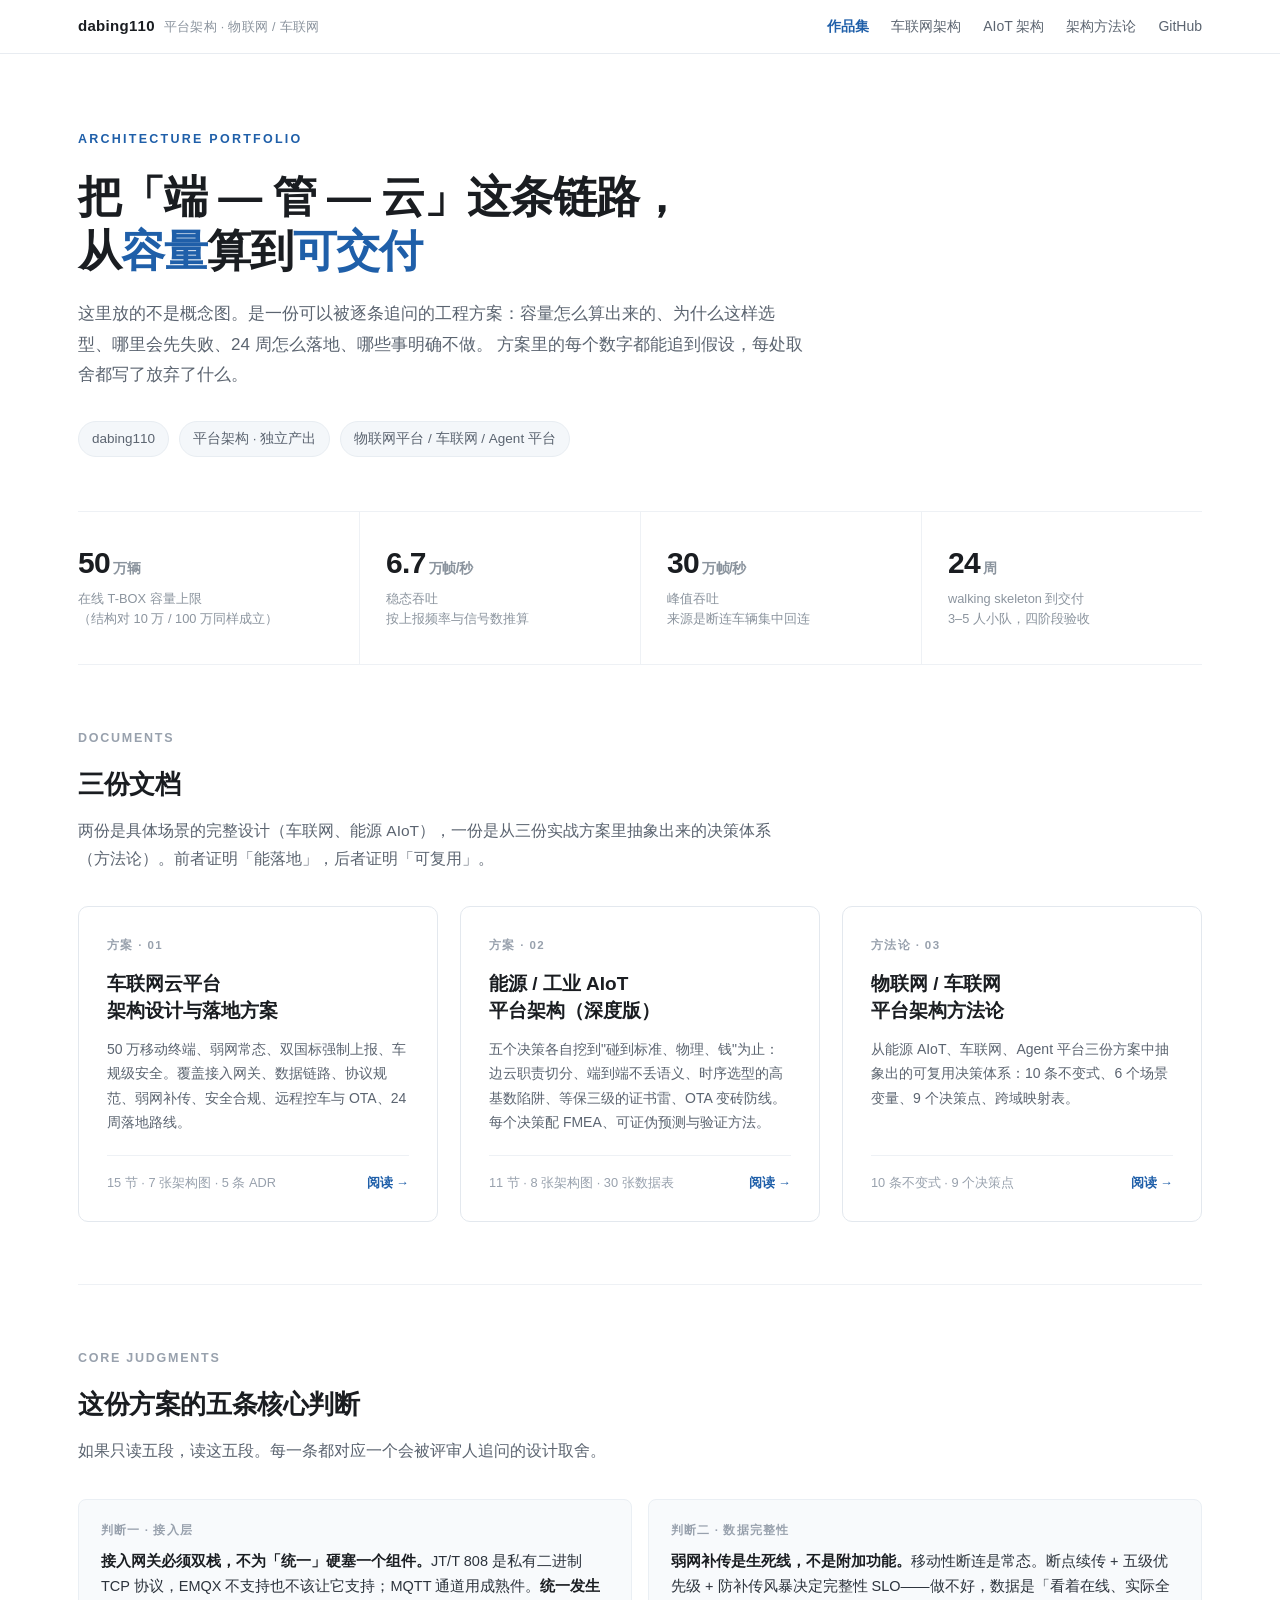
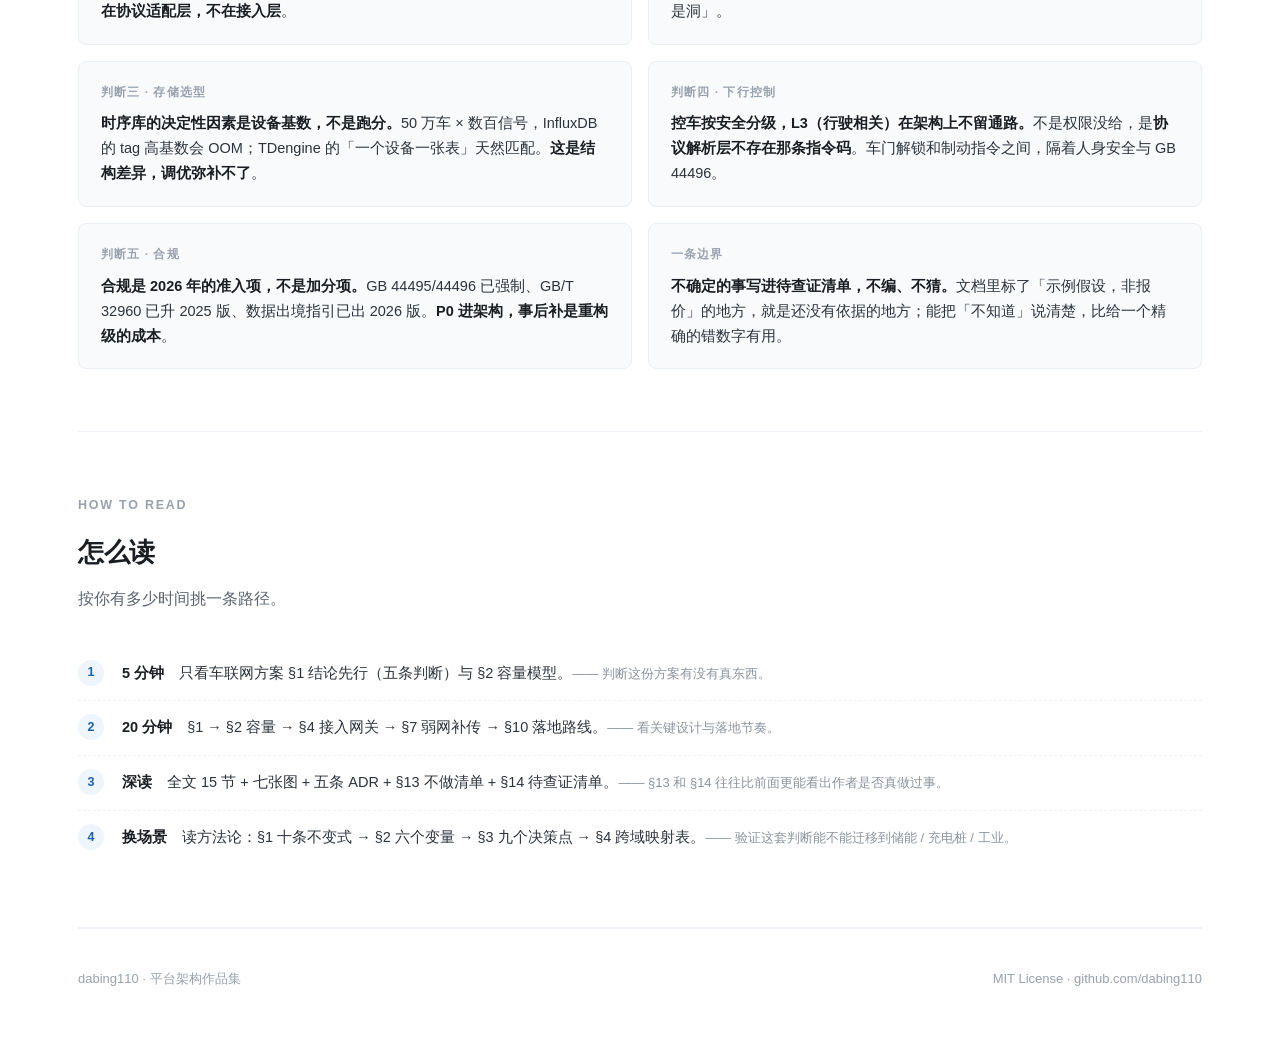
<file: index.html>
<!DOCTYPE html>
<html lang="zh-CN">
<head>
<meta charset="utf-8">
<meta name="viewport" content="width=device-width,initial-scale=1">
<title>dabing110 · 平台架构作品集（车联网 / 物联网）</title>
<meta name="description" content="车联网云平台架构设计与落地方案、物联网/车联网平台架构方法论。容量模型、双栈接入、弱网补传、安全合规、24 周落地路线。">
<link rel="stylesheet" href="style.css">
</head>
<body>

<header class="topbar">
  <div class="topbar-in">
    <div class="brand">dabing110<span>平台架构 · 物联网 / 车联网</span></div>
    <nav class="nav">
      <a href="index.html" class="on">作品集</a>
      <a href="vehicle.html">车联网架构</a>
      <a href="aiot.html">AIoT 架构</a>
      <a href="methodology.html">架构方法论</a>
      <a href="https://github.com/dabing110" target="_blank" rel="noopener">GitHub</a>
    </nav>
  </div>
</header>

<div class="wrap">

  <section class="hero">
    <div class="eyebrow">Architecture Portfolio</div>
    <h1>把「端 — 管 — 云」这条链路，<br>从<em>容量</em>算到<em>可交付</em></h1>
    <p class="sub">
      这里放的不是概念图。是一份可以被逐条追问的工程方案：容量怎么算出来的、为什么这样选型、哪里会先失败、24 周怎么落地、哪些事明确不做。
      方案里的每个数字都能追到假设，每处取舍都写了放弃了什么。
    </p>
    <div class="who">
      <span>dabing110</span>
      <span>平台架构 · 独立产出</span>
      <span>物联网平台 / 车联网 / Agent 平台</span>
    </div>
  </section>

  <section class="stats">
    <div class="stat"><div class="n">50<small>万辆</small></div><div class="l">在线 T-BOX 容量上限<br>（结构对 10 万 / 100 万同样成立）</div></div>
    <div class="stat"><div class="n">6.7<small>万帧/秒</small></div><div class="l">稳态吞吐<br>按上报频率与信号数推算</div></div>
    <div class="stat"><div class="n">30<small>万帧/秒</small></div><div class="l">峰值吞吐<br>来源是断连车辆集中回连</div></div>
    <div class="stat"><div class="n">24<small>周</small></div><div class="l">walking skeleton 到交付<br>3–5 人小队，四阶段验收</div></div>
  </section>

  <section class="sec">
    <div class="sec-t">Documents</div>
    <h2>三份文档</h2>
    <p class="lead">两份是具体场景的完整设计（车联网、能源 AIoT），一份是从三份实战方案里抽象出来的决策体系（方法论）。前者证明「能落地」，后者证明「可复用」。</p>

    <div class="cards">
      <a class="card" href="vehicle.html">
        <div class="card-k">方案 · 01</div>
        <div class="card-t">车联网云平台<br>架构设计与落地方案</div>
        <div class="card-d">
          50 万移动终端、弱网常态、双国标强制上报、车规级安全。覆盖接入网关、数据链路、协议规范、弱网补传、安全合规、远程控车与 OTA、24 周落地路线。
        </div>
        <div class="card-m"><span>15 节 · 7 张架构图 · 5 条 ADR</span><b>阅读 →</b></div>
      </a>

      <a class="card" href="aiot.html">
        <div class="card-k">方案 · 02</div>
        <div class="card-t">能源 / 工业 AIoT<br>平台架构（深度版）</div>
        <div class="card-d">
          五个决策各自挖到"碰到标准、物理、钱"为止：边云职责切分、端到端不丢语义、时序选型的高基数陷阱、等保三级的证书雷、OTA 变砖防线。每个决策配 FMEA、可证伪预测与验证方法。
        </div>
        <div class="card-m"><span>11 节 · 8 张架构图 · 30 张数据表</span><b>阅读 →</b></div>
      </a>

      <a class="card" href="methodology.html">
        <div class="card-k">方法论 · 03</div>
        <div class="card-t">物联网 / 车联网<br>平台架构方法论</div>
        <div class="card-d">
          从能源 AIoT、车联网、Agent 平台三份方案中抽象出的可复用决策体系：10 条不变式、6 个场景变量、9 个决策点、跨域映射表。
        </div>
        <div class="card-m"><span>10 条不变式 · 9 个决策点</span><b>阅读 →</b></div>
      </a>
    </div>
  </section>

  <section class="sec">
    <div class="sec-t">Core Judgments</div>
    <h2>这份方案的五条核心判断</h2>
    <p class="lead">如果只读五段，读这五段。每一条都对应一个会被评审人追问的设计取舍。</p>

    <div class="judges">
      <div class="judge">
        <div class="k">判断一 · 接入层</div>
        <div class="v"><b>接入网关必须双栈，不为「统一」硬塞一个组件。</b>JT/T 808 是私有二进制 TCP 协议，EMQX 不支持也不该让它支持；MQTT 通道用成熟件。<b>统一发生在协议适配层，不在接入层</b>。</div>
      </div>
      <div class="judge">
        <div class="k">判断二 · 数据完整性</div>
        <div class="v"><b>弱网补传是生死线，不是附加功能。</b>移动性断连是常态。断点续传 + 五级优先级 + 防补传风暴决定完整性 SLO——做不好，数据是「看着在线、实际全是洞」。</div>
      </div>
      <div class="judge">
        <div class="k">判断三 · 存储选型</div>
        <div class="v"><b>时序库的决定性因素是设备基数，不是跑分。</b>50 万车 × 数百信号，InfluxDB 的 tag 高基数会 OOM；TDengine 的「一个设备一张表」天然匹配。<b>这是结构差异，调优弥补不了</b>。</div>
      </div>
      <div class="judge">
        <div class="k">判断四 · 下行控制</div>
        <div class="v"><b>控车按安全分级，L3（行驶相关）在架构上不留通路。</b>不是权限没给，是<b>协议解析层不存在那条指令码</b>。车门解锁和制动指令之间，隔着人身安全与 GB 44496。</div>
      </div>
      <div class="judge">
        <div class="k">判断五 · 合规</div>
        <div class="v"><b>合规是 2026 年的准入项，不是加分项。</b>GB 44495/44496 已强制、GB/T 32960 已升 2025 版、数据出境指引已出 2026 版。<b>P0 进架构，事后补是重构级的成本</b>。</div>
      </div>
      <div class="judge">
        <div class="k">一条边界</div>
        <div class="v"><b>不确定的事写进待查证清单，不编、不猜。</b>文档里标了「示例假设，非报价」的地方，就是还没有依据的地方；能把「不知道」说清楚，比给一个精确的错数字有用。</div>
      </div>
    </div>
  </section>

  <section class="sec">
    <div class="sec-t">How to read</div>
    <h2>怎么读</h2>
    <p class="lead">按你有多少时间挑一条路径。</p>
    <ol class="path">
      <li><b>5 分钟</b>　只看车联网方案 §1 结论先行（五条判断）与 §2 容量模型。<span>—— 判断这份方案有没有真东西。</span></li>
      <li><b>20 分钟</b>　§1 → §2 容量 → §4 接入网关 → §7 弱网补传 → §10 落地路线。<span>—— 看关键设计与落地节奏。</span></li>
      <li><b>深读</b>　全文 15 节 + 七张图 + 五条 ADR + §13 不做清单 + §14 待查证清单。<span>—— §13 和 §14 往往比前面更能看出作者是否真做过事。</span></li>
      <li><b>换场景</b>　读方法论：§1 十条不变式 → §2 六个变量 → §3 九个决策点 → §4 跨域映射表。<span>—— 验证这套判断能不能迁移到储能 / 充电桩 / 工业。</span></li>
    </ol>
  </section>

  <footer class="foot">
    <div class="r">
      <div>dabing110 · 平台架构作品集</div>
      <div>MIT License · github.com/dabing110</div>
    </div>
  </footer>

</div>
</body>
</html>
</file>
<file: style.css>
/* ============ 基础 ============ */
*{box-sizing:border-box;margin:0;padding:0}
html{-webkit-text-size-adjust:100%;scroll-behavior:smooth}
body{
  font-family:"PingFang SC","Microsoft YaHei","Hiragino Sans GB","Source Han Sans SC",-apple-system,BlinkMacSystemFont,"Segoe UI",Roboto,sans-serif;
  color:#1a1d21;background:#fff;line-height:1.78;font-size:16px;
  -webkit-font-smoothing:antialiased;
}
a{color:#1F5FA9;text-decoration:none}
a:hover{text-decoration:underline}
img{max-width:100%;height:auto;display:block}

/* ============ 顶栏 ============ */
.topbar{
  position:sticky;top:0;z-index:50;background:rgba(255,255,255,.92);
  backdrop-filter:saturate(180%) blur(12px);border-bottom:1px solid #e8ecf1;
}
.topbar-in{max-width:1180px;margin:0 auto;padding:13px 28px;display:flex;align-items:center;gap:26px}
.brand{font-weight:700;font-size:15px;letter-spacing:.02em;color:#1a1d21;white-space:nowrap}
.brand span{color:#8b949e;font-weight:400;margin-left:9px;font-size:12.5px}
.nav{margin-left:auto;display:flex;gap:22px;font-size:14px}
.nav a{color:#5b6470}
.nav a:hover{color:#1F5FA9;text-decoration:none}
.nav a.on{color:#1F5FA9;font-weight:600}

/* ============ 布局 ============ */
.wrap{max-width:1180px;margin:0 auto;padding:0 28px}
.layout{display:grid;grid-template-columns:212px minmax(0,1fr);gap:54px;max-width:1180px;margin:0 auto;padding:38px 28px 90px}

/* ============ 侧边目录 ============ */
.side{position:sticky;top:74px;align-self:start;max-height:calc(100vh - 100px);overflow:auto;font-size:13.5px;padding-right:6px}
.side::-webkit-scrollbar{width:4px}
.side::-webkit-scrollbar-thumb{background:#dfe4ea;border-radius:2px}
.side-t{font-size:11.5px;letter-spacing:.12em;color:#98a1ad;font-weight:600;margin-bottom:12px;text-transform:uppercase}
.side ul{list-style:none}
.side li{margin:0}
.side li a{display:block;padding:5px 10px 5px 11px;color:#5b6470;border-left:2px solid #eef1f5;line-height:1.5}
.side li a:hover{color:#1F5FA9;background:#f7fafd;text-decoration:none;border-left-color:#cfdcea}
.side li a.on{color:#1F5FA9;font-weight:600;border-left-color:#1F5FA9;background:#f4f9fe}
.side li.lv3 a{padding-left:22px;font-size:12.8px;color:#6d7681}
.side-foot{margin-top:26px;padding-top:16px;border-top:1px solid #eef1f5;font-size:12.5px;color:#98a1ad;line-height:1.9}
.side-foot a{color:#5b6470}

/* ============ 正文 ============ */
.doc{min-width:0;max-width:820px}
.doc-meta{font-size:13px;color:#8b949e;padding-bottom:22px;margin-bottom:34px;border-bottom:1px solid #eef1f5}
.doc-meta b{color:#5b6470;font-weight:600}
.doc h1{font-size:30px;line-height:1.35;letter-spacing:-.01em;font-weight:700;margin:0 0 18px}
.doc h2{
  font-size:21px;line-height:1.45;font-weight:700;margin:56px 0 18px;padding-top:26px;
  border-top:1px solid #eef1f5;letter-spacing:-.005em;scroll-margin-top:80px;
}
.doc h2:first-of-type{border-top:none;padding-top:0;margin-top:8px}
.doc h3{font-size:16.5px;font-weight:700;margin:32px 0 12px;color:#243040;scroll-margin-top:80px}
.doc h4{font-size:15px;font-weight:700;margin:24px 0 10px;color:#33404f}
.doc p{margin:13px 0;color:#2c333c}
.doc ul,.doc ol{margin:13px 0 13px 22px}
.doc li{margin:6px 0;color:#2c333c}
.doc li>p{margin:4px 0}
.doc strong{font-weight:600;color:#111418}
.doc em{font-style:normal;color:#1F5FA9}
.doc hr{display:none}
.doc blockquote{
  margin:22px 0;padding:15px 20px;background:#f7fafd;border-left:3px solid #1F5FA9;
  border-radius:0 6px 6px 0;color:#2c333c;font-size:15px;
}
.doc blockquote p{margin:6px 0}
.doc code{
  font-family:"JetBrains Mono","Cascadia Code",Consolas,Menlo,monospace;font-size:.87em;
  background:#f2f5f8;padding:1.5px 5px;border-radius:4px;color:#b03060;
  border:1px solid #e8edf2;
}
.doc pre{
  background:#f8fafc;border:1px solid #e8edf2;border-radius:8px;padding:16px 18px;
  overflow:auto;margin:18px 0;font-size:13px;line-height:1.65;
}
.doc pre code{background:none;border:none;padding:0;color:#243040;font-size:13px}

/* 表格 */
.doc table{
  width:100%;border-collapse:collapse;margin:20px 0;font-size:14px;line-height:1.65;
  border:1px solid #e3e8ee;border-radius:6px;overflow:hidden;
}
.doc thead th{background:#f6f8fa;font-weight:600;text-align:left;color:#3c4756;white-space:nowrap}
.doc th,.doc td{padding:10px 13px;border-bottom:1px solid #edf0f4;vertical-align:top}
.doc tbody tr:last-child td{border-bottom:none}
.doc tbody tr:hover{background:#fbfcfd}
.table-scroll{overflow-x:auto;margin:20px 0;-webkit-overflow-scrolling:touch}
.table-scroll table{margin:0;min-width:520px}

/* 图 */
figure{margin:32px 0 34px;padding:0}
figure img{
  width:100%;border:1px solid #e6ebf1;border-radius:8px;cursor:zoom-in;
  background:#fff;transition:box-shadow .18s ease;
}
figure img:hover{box-shadow:0 6px 22px rgba(20,40,70,.10)}
figcaption{
  margin-top:11px;font-size:12.8px;color:#8b949e;line-height:1.7;
  padding-left:11px;border-left:2px solid #dbe4ee;
}
figcaption b{color:#5b6470;font-weight:600}

/* 图片放大层 */
.lb{
  position:fixed;inset:0;background:rgba(12,16,22,.9);z-index:200;display:none;
  align-items:center;justify-content:center;padding:32px;cursor:zoom-out;
}
.lb.on{display:flex}
.lb img{max-width:100%;max-height:100%;border-radius:6px;box-shadow:0 20px 60px rgba(0,0,0,.5)}

/* ============ 首页 ============ */
.hero{padding:74px 0 54px;border-bottom:1px solid #eef1f5}
.hero .eyebrow{font-size:12.5px;letter-spacing:.18em;color:#1F5FA9;font-weight:600;margin-bottom:20px;text-transform:uppercase}
.hero h1{font-size:44px;line-height:1.22;letter-spacing:-.022em;font-weight:700;max-width:860px}
.hero h1 em{font-style:normal;color:#1F5FA9}
.hero .sub{margin-top:22px;font-size:17px;color:#5b6470;max-width:730px;line-height:1.8}
.hero .who{margin-top:30px;display:flex;flex-wrap:wrap;gap:10px;font-size:13.5px;color:#5b6470}
.hero .who span{background:#f4f7fa;border:1px solid #e8edf2;padding:5px 13px;border-radius:100px}

.stats{display:grid;grid-template-columns:repeat(4,1fr);gap:0;border-bottom:1px solid #eef1f5}
.stat{padding:34px 26px 34px 0}
.stat:not(:first-child){padding-left:26px;border-left:1px solid #eef1f5}
.stat .n{font-size:30px;font-weight:700;letter-spacing:-.02em;color:#1a1d21;line-height:1.15}
.stat .n small{font-size:14px;font-weight:600;color:#8b949e;margin-left:3px}
.stat .l{font-size:12.8px;color:#8b949e;margin-top:8px;line-height:1.6}

.sec{padding:62px 0;border-bottom:1px solid #eef1f5}
.sec-t{font-size:12.5px;letter-spacing:.14em;color:#98a1ad;font-weight:600;margin-bottom:12px;text-transform:uppercase}
.sec h2{font-size:26px;font-weight:700;letter-spacing:-.015em;margin-bottom:10px}
.sec .lead{color:#5b6470;font-size:15.5px;max-width:720px;margin-bottom:34px}

.cards{display:grid;grid-template-columns:repeat(auto-fit,minmax(300px,1fr));gap:22px}
.card{
  border:1px solid #e3e8ee;border-radius:10px;padding:28px 28px 26px;background:#fff;
  transition:border-color .2s,box-shadow .2s,transform .2s;display:flex;flex-direction:column;
}
.card:hover{border-color:#c6d6e6;box-shadow:0 10px 34px rgba(20,50,90,.08);transform:translateY(-2px);text-decoration:none}
.card:hover .card-t{color:#1F5FA9}
.card-k{font-size:11.5px;letter-spacing:.12em;color:#98a1ad;font-weight:600;margin-bottom:14px}
.card-t{font-size:19px;font-weight:700;line-height:1.45;margin-bottom:12px;color:#1a1d21;transition:color .2s}
.card-d{font-size:14px;color:#5b6470;line-height:1.75;flex:1}
.card-m{margin-top:20px;padding-top:16px;border-top:1px solid #eef1f5;font-size:12.8px;color:#98a1ad;display:flex;justify-content:space-between;align-items:center}
.card-m b{color:#1F5FA9;font-weight:600}

.judges{display:grid;grid-template-columns:1fr 1fr;gap:16px;margin-top:8px}
.judge{background:#f8fafc;border:1px solid #eaeff4;border-radius:8px;padding:20px 22px}
.judge .k{font-size:11.5px;letter-spacing:.1em;color:#98a1ad;font-weight:600;margin-bottom:9px}
.judge .v{font-size:14.5px;color:#2c333c;line-height:1.72}
.judge .v b{color:#1a1d21;font-weight:600}

.path{list-style:none;counter-reset:p}
.path li{counter-increment:p;position:relative;padding:14px 0 14px 44px;border-bottom:1px dashed #eef1f5;font-size:14.5px;color:#2c333c}
.path li:last-child{border-bottom:none}
.path li::before{
  content:counter(p);position:absolute;left:0;top:13px;width:26px;height:26px;border-radius:50%;
  background:#eef5fc;color:#1F5FA9;font-size:12.5px;font-weight:700;display:flex;align-items:center;justify-content:center;
}
.path li b{font-weight:600;color:#1a1d21}
.path li span{color:#8b949e;font-size:13px}

.foot{border-top:1px solid #eef1f5;padding:38px 0 60px;font-size:13px;color:#98a1ad;line-height:1.9}
.foot .r{display:flex;justify-content:space-between;flex-wrap:wrap;gap:12px}

/* ============ 响应式 ============ */
@media (max-width:960px){
  .layout{grid-template-columns:1fr;gap:0;padding:24px 20px 70px}
  .side{position:static;max-height:none;overflow:visible;margin-bottom:30px;padding:16px 18px;background:#f8fafc;border:1px solid #eef1f5;border-radius:8px}
  .side ul{columns:2;column-gap:14px}
  .side li a{padding:4px 8px;border-left:none;border-radius:4px}
  .side li a.on{border-left:none}
  .side li.lv3{display:none}
  .side-foot{display:none}
  .doc{max-width:none}
  .hero{padding:52px 0 40px}
  .hero h1{font-size:31px}
  .stats{grid-template-columns:1fr 1fr}
  .stat{padding:24px 18px 24px 0}
  .stat:nth-child(3){border-left:none;padding-left:0}
  .stat:nth-child(3),.stat:nth-child(4){border-top:1px solid #eef1f5}
  .cards,.judges{grid-template-columns:1fr}
  .sec h2{font-size:22px}
  .doc h1{font-size:24px}
  .doc h2{font-size:19px;margin-top:44px}
  .doc table{font-size:13px}
  .nav{gap:14px;font-size:13px}
  .brand span{display:none}
}
@media (max-width:560px){
  .doc{font-size:15.5px}
  .wrap,.layout{padding-left:16px;padding-right:16px}
  .topbar-in{padding:11px 16px}
  .hero h1{font-size:27px}
  .hero .sub{font-size:15.5px}
  .stat .n{font-size:24px}
}

/* 打印 */
@media print{
  .topbar,.side,.lb{display:none!important}
  .layout{display:block;padding:0;max-width:none}
  .doc{max-width:none}
  body{font-size:10.5pt}
  figure{page-break-inside:avoid}
  .doc h2{page-break-after:avoid}
}
</file>
